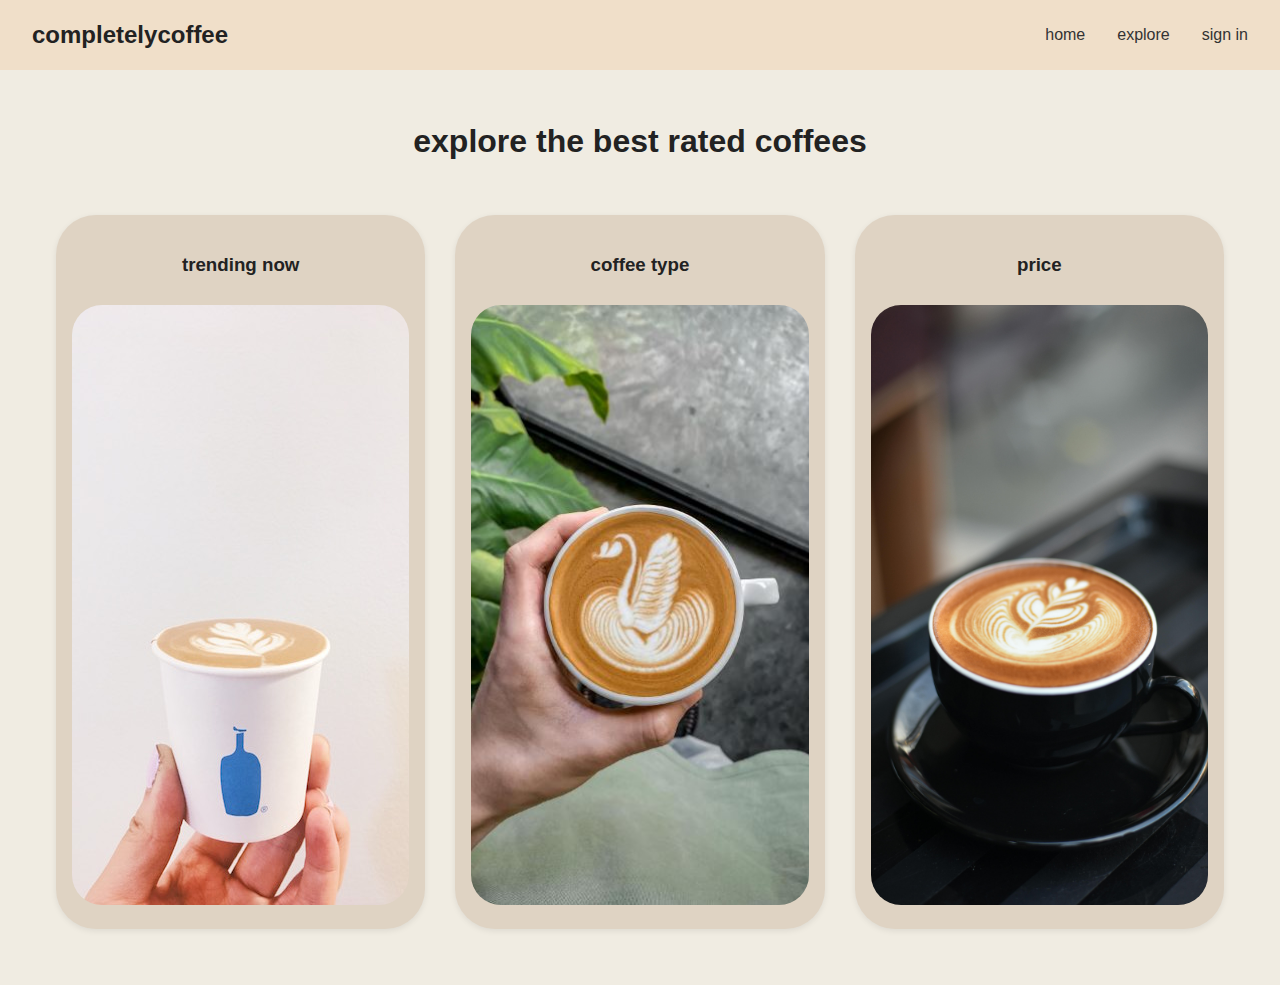
<file: explore.html>
<!DOCTYPE html>
<html lang="en">
<head>
    <meta charset="UTF-8">
    <meta name="viewport" content="width=device-width, initial-scale=1.0">
    <title>completely coffee</title>
    <link rel="stylesheet" href="style.css">
</head>

<body>
    <div class="nav-container">
        <div class="website-nav">
            <h1>completelycoffee</h1>
            <ul>
                <li><a href="index.html">home</a></li>
                <li><a href="explore.html">explore</a></li> <!-- adjust path as needed -->
                <li><a href="user-sign.html">sign in</a></li>       <!-- adjust path as needed -->
            </ul>
        </div>
    </div>

<div class="explore-page">
  <h1>explore the best rated coffees</h1>

  <div class="explore-blocks">

  <a href="trending.html" class="explore-link">
    <div class="trending-block">
      <h3>trending now</h3>
      <img src="assets/trending-coffee.jpg" alt="Best trending coffee">
    </div>
  </a>

  <a href="coffee-types.html" class="explore-link">
    <div class="coffee-type-block">
      <h3>coffee type</h3>
      <img src="assets/coffee-type.JPG" alt="Different types of coffee">
    </div>
  </a>

  <a href="coffee-prices.html" class="explore-link">
    <div class="coffee-price">
      <h3>price</h3>
      <img src="assets/coffee-price.jpg" alt="Coffee price list">
    </div>
  </a>

</div>



</body>
</html>
</file>
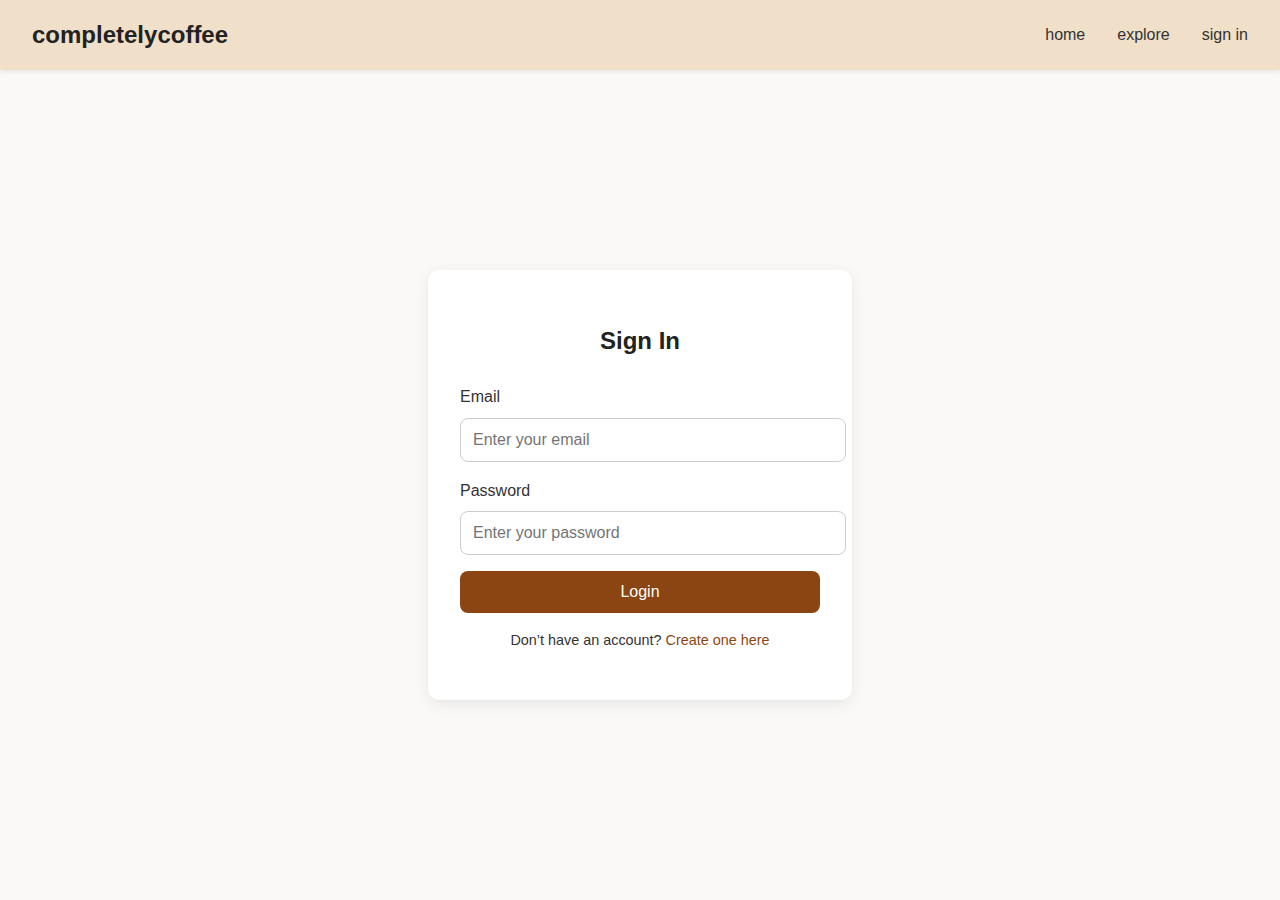
<file: user-sign.html>
<!DOCTYPE html>
<html lang="en">
<head>
  <meta charset="UTF-8" />
  <meta name="viewport" content="width=device-width, initial-scale=1.0"/>
  <title>completelycoffee</title>
  <link rel="stylesheet" href="style.css" />
</head>
<body class="login-page">

    <div class="nav-container">
        <div class="website-nav">
            <h1>completelycoffee</h1>
            <ul>
                <li><a href="index.html">home</a></li>
                <li><a href="explore.html">explore</a></li>
                <li><a href="user-sign.html">sign in</a></li>
            </ul>
        </div>
    </div>

    <div class="login-container">
        <form id="loginForm">
            <h2>Sign In</h2>
            <label for="email">Email</label>
            <input type="email" id="email" name="email" placeholder="Enter your email" required>

            <label for="password">Password</label>
            <input type="password" id="password" name="password" placeholder="Enter your password" required>

            <button type="submit">Login</button>

            <p>Don’t have an account? <a href="signup.html">Create one here</a></p>
        </form>
    </div>

</body>
</html>
</file>
<file: style.css>
/* ========== BASE STYLING ========== */
html, body {
  height: 100%;
  margin: 0;
  padding: 0;
  scroll-behavior: smooth;
}

body {
  transition: all 0.3s ease-in-out;
  color: #333; /* Softer than pure black */
  font-weight: 400; /* Regular weight for better readability */
  font-family: 'Inter', Arial, Helvetica, sans-serif; /* Modern sans-serif */
  line-height: 1.6;
  background-color: #faf9f7; /* Soft off-white background */
  display: flex;
  flex-direction: column;
  min-height: 100vh;
}

body::-webkit-scrollbar {
  display: none;
}

/* Headings */
h1, h2, h3 {
  font-weight: 600;
  color: #222;
  margin-bottom: 0.5em;
}

/* Paragraphs */
p {
  margin-bottom: 1rem;
}

/* Links */
a {
  text-decoration: none;
  color: inherit;
  transition: color 0.2s ease-in-out;
}

/* ========== NAVIGATION BAR ========== */
.nav-container {
  flex: 0 0 auto;
  width: 100%;
  background-color: #f0dfc9;
  box-shadow: 0 2px 4px rgba(0, 0, 0, 0.08);
}

.website-nav {
  display: flex;
  justify-content: space-between;
  align-items: center;
  padding: 1rem 2rem;
}

.website-nav ul {
  list-style: none;
  display: flex;
  gap: 2rem;
  margin: 0;
  padding: 0;
}

.website-nav a:hover {
  color: #8b4513; /* Coffee brown */
}

.website-nav h1 {
  font-size: 1.5rem;
  margin: 0;
}

/* ========== SLOGAN BLOCK ========== */
.slogan-block {
  display: flex;
  align-items: center;
  justify-content: center;
  margin: auto;
  height: 613px;
  width: 100%;
  font-size: 1.25rem; /* ~20px */
  text-align: center;
  background-color: #f0ece2;
  background-image: url("assets/slogan-background.jpg");
  background-size: cover;
  background-position: center;
  color: #333;
  padding: 0 1rem;
}

/* ========== VIEW BLOCK ========== */
.view-block {
  display: flex;
  flex-direction: column;
  align-items: center;
  justify-content: center;
  margin: auto;
  height: 400px;
  width: 100%;
  font-size: 1.125rem; /* ~18px */
  text-align: center;
  background-color: #f0ece2;
  padding: 0 1rem;
}

/* ========== BUTTONS ========== */
.button-container {
  margin-top: 1.5rem;
}

button {
  background-color: #8b4513;
  color: white;
  border: none;
  padding: 0.75rem 1.5rem;
  font-size: 1rem;
  font-weight: 500;
  border-radius: 8px;
  cursor: pointer;
  transition: background-color 0.3s ease-in-out, transform 0.2s ease;
}

button:hover {
  background-color: #a0522d;
  transform: translateY(-2px);
}

/* ========== EXPLORE PAGE ========== */
.explore-page {
  text-align: center;
  padding: 1.5rem;
  background-color: #f0ece2;
}

.explore-blocks {
  display: flex;
  justify-content: space-between;
  gap: 30px;
  padding: 2rem;
}

.explore-blocks > div {
  flex: 1;
  background-color: #dfd3c3;
  padding: 1rem;
  border-radius: 40px;
  box-shadow: 0 2px 6px rgba(0, 0, 0, 0.08);
  text-align: center;
  font-size: 1rem;
  font-weight: 500;
  color: #333;
  transition: transform 0.2s ease, box-shadow 0.2s ease;
}

.explore-blocks img {
  width: 100%;
  height: 600px;
  object-fit: cover;
  border-radius: 30px;
  margin-top: 1rem;
}

/* Make links look like blocks */
.explore-link {
  text-decoration: none;
  color: inherit;
  flex: 1;
}

.explore-link > div {
  background-color: #dfd3c3;
  padding: 1rem;
  border-radius: 40px;
  box-shadow: 0 2px 6px rgba(0, 0, 0, 0.08);
  text-align: center;
  font-size: 1rem;
  transition: transform 0.2s ease, box-shadow 0.2s ease;
}

/* Hover effect */
.explore-link > div:hover {
  transform: scale(1.03);
  box-shadow: 0 6px 12px rgba(0,0,0,0.15);
}

.explore-link img {
  width: 100%;
  height: 600px;
  object-fit: cover;
  border-radius: 30px;
  margin-top: 1rem;
}

/* ========== LOGIN PAGE ========== */
.login-page {
  /* body is already flex-column with min-height:100vh */
  background-color: #faf9f7;
}

.login-container {
  flex: 1 1 auto;
  display: flex;
  justify-content: center;
  align-items: center;
  padding: 2rem;
}

.login-container > form {
  background: white;
  padding: 2rem;
  border-radius: 12px;
  box-shadow: 0 4px 15px rgba(0, 0, 0, 0.08);
  max-width: 360px;
  width: 100%;
  text-align: center;
}

.login-container h2 {
  margin-bottom: 1.5rem;
  color: #222;
}

.login-container label {
  display: block;
  margin-bottom: 0.5rem;
  font-weight: 500;
  text-align: left;
}

.login-container input {
  width: 100%;
  padding: 0.75rem;
  margin-bottom: 1rem;
  border: 1px solid #ccc;
  border-radius: 8px;
  font-size: 1rem;
}

.login-container button {
  background-color: #8b4513;
  color: white;
  border: none;
  padding: 0.75rem 1.5rem;
  font-size: 1rem;
  font-weight: 500;
  border-radius: 8px;
  cursor: pointer;
  transition: background-color 0.3s ease-in-out, transform 0.2s ease;
  width: 100%;
}

.login-container button:hover {
  background-color: #a0522d;
  transform: translateY(-2px);
}

.login-container p {
  margin-top: 1rem;
  font-size: 0.9rem;
}

.login-container a {
  color: #8b4513;
  font-weight: 500;
}
</file>
